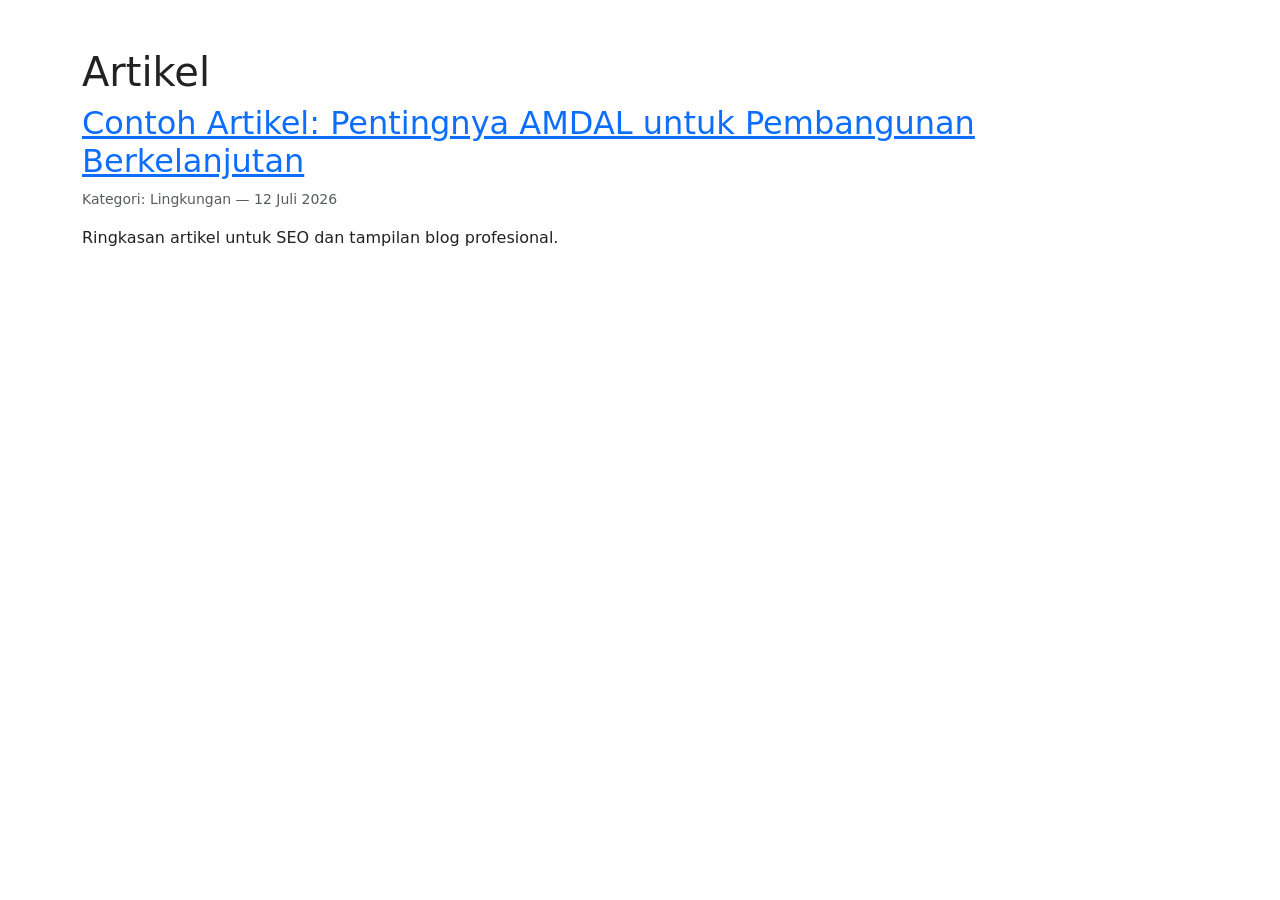
<file: artikel.html>
<!doctype html>
<html lang="id">
<head>
  <meta charset="utf-8">
  <meta name="viewport" content="width=device-width, initial-scale=1">
  <title>Artikel — JAVAS INDO</title>
  <link href="https://cdn.jsdelivr.net/npm/bootstrap@5.3.2/dist/css/bootstrap.min.css" rel="stylesheet">
  <link rel="stylesheet" href="/assets/css/style.css">
</head>
<body>
  <main class="container py-5">
    <h1>Artikel</h1>
    <article class="mb-4">
      <h2><a href="#">Contoh Artikel: Pentingnya AMDAL untuk Pembangunan Berkelanjutan</a></h2>
      <p class="small text-muted">Kategori: Lingkungan — 12 Juli 2026</p>
      <p>Ringkasan artikel untuk SEO dan tampilan blog profesional.</p>
    </article>
  </main>
</body>
</html>
</file>
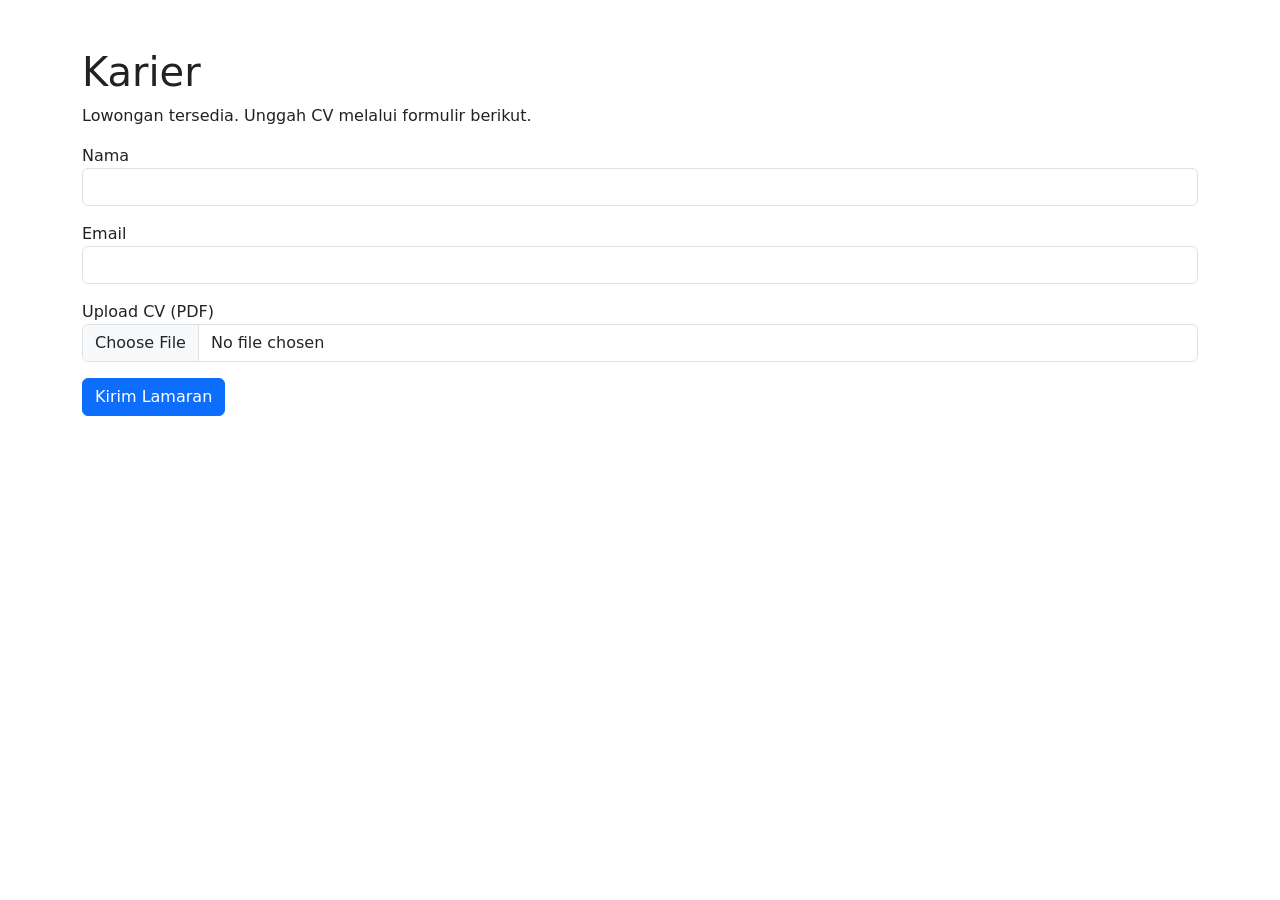
<file: karier.html>
<!doctype html>
<html lang="id">
<head>
  <meta charset="utf-8">
  <meta name="viewport" content="width=device-width, initial-scale=1">
  <title>Karier — JAVAS INDO</title>
  <link href="https://cdn.jsdelivr.net/npm/bootstrap@5.3.2/dist/css/bootstrap.min.css" rel="stylesheet">
  <link rel="stylesheet" href="/assets/css/style.css">
</head>
<body>
  <main class="container py-5">
    <h1>Karier</h1>
    <p>Lowongan tersedia. Unggah CV melalui formulir berikut.</p>
    <form class="mt-3">
      <div class="mb-3"><label>Nama</label><input class="form-control" required></div>
      <div class="mb-3"><label>Email</label><input type="email" class="form-control" required></div>
      <div class="mb-3"><label>Upload CV (PDF)</label><input type="file" class="form-control" accept=".pdf" required></div>
      <button class="btn btn-primary" type="submit">Kirim Lamaran</button>
    </form>
  </main>
</body>
</html>
</file>
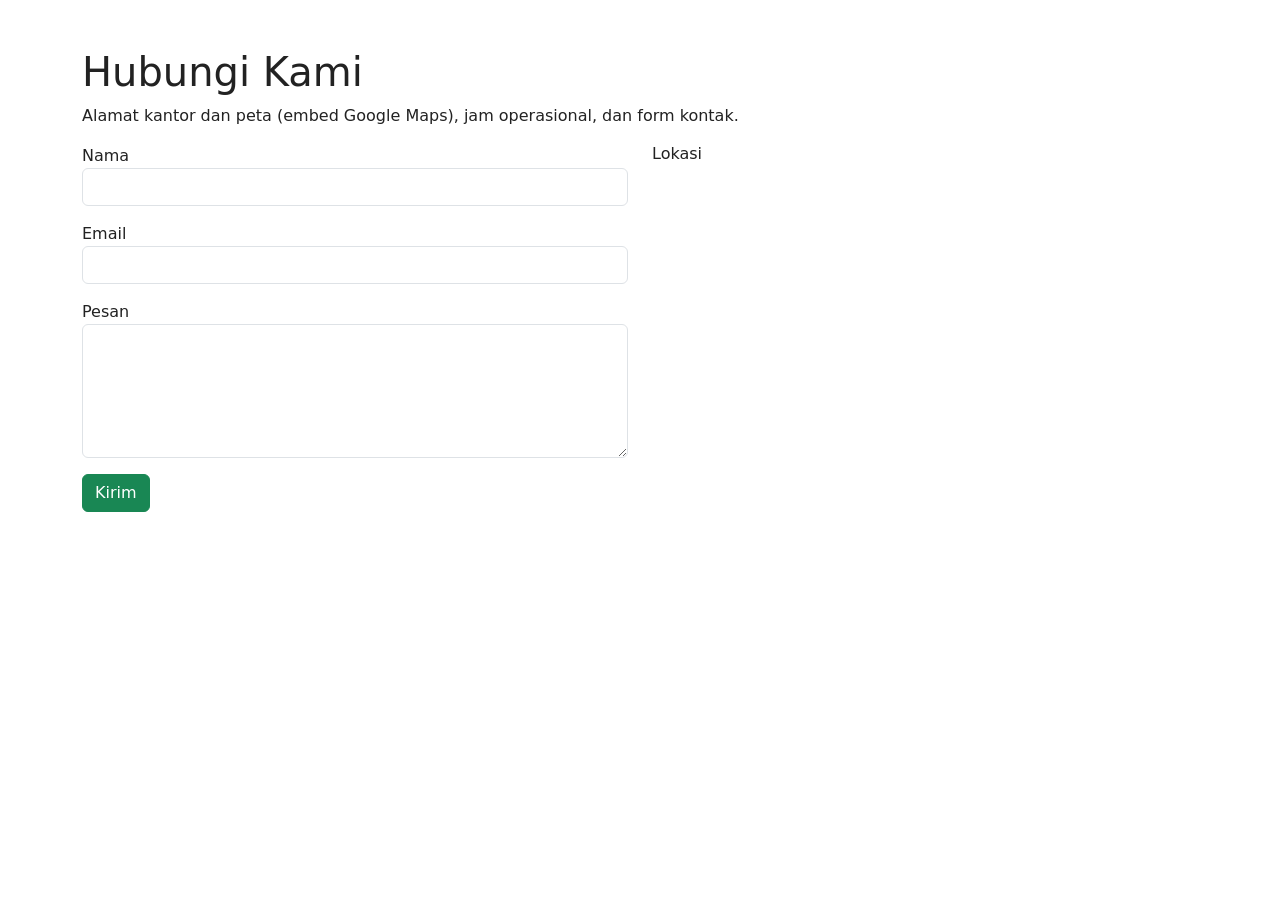
<file: kontak.html>
<!doctype html>
<html lang="id">
<head>
  <meta charset="utf-8">
  <meta name="viewport" content="width=device-width, initial-scale=1">
  <title>Kontak — JAVAS INDO</title>
  <link href="https://cdn.jsdelivr.net/npm/bootstrap@5.3.2/dist/css/bootstrap.min.css" rel="stylesheet">
  <link rel="stylesheet" href="/assets/css/style.css">
</head>
<body>
  <main class="container py-5">
    <h1>Hubungi Kami</h1>
    <p>Alamat kantor dan peta (embed Google Maps), jam operasional, dan form kontak.</p>
    <div class="row">
      <div class="col-md-6">
        <form id="contactForm">
          <div class="mb-3"><label>Nama</label><input class="form-control" required></div>
          <div class="mb-3"><label>Email</label><input type="email" class="form-control" required></div>
          <div class="mb-3"><label>Pesan</label><textarea class="form-control" rows="5" required></textarea></div>
          <button class="btn btn-success" type="submit">Kirim</button>
        </form>
      </div>
      <div class="col-md-6">
        <h6>Lokasi</h6>
        <div class="ratio ratio-16x9">
          <iframe src="https://www.google.com/maps/embed?pb=!1m18" style="border:0;" allowfullscreen loading="lazy"></iframe>
        </div>
      </div>
    </div>
  </main>
  <script>
    document.getElementById('contactForm').addEventListener('submit', function(e){
      e.preventDefault();
      alert('Terima kasih — formulir akan terintegrasi dengan backend nanti.');
      this.reset();
    });
  </script>
</body>
</html>
</file>
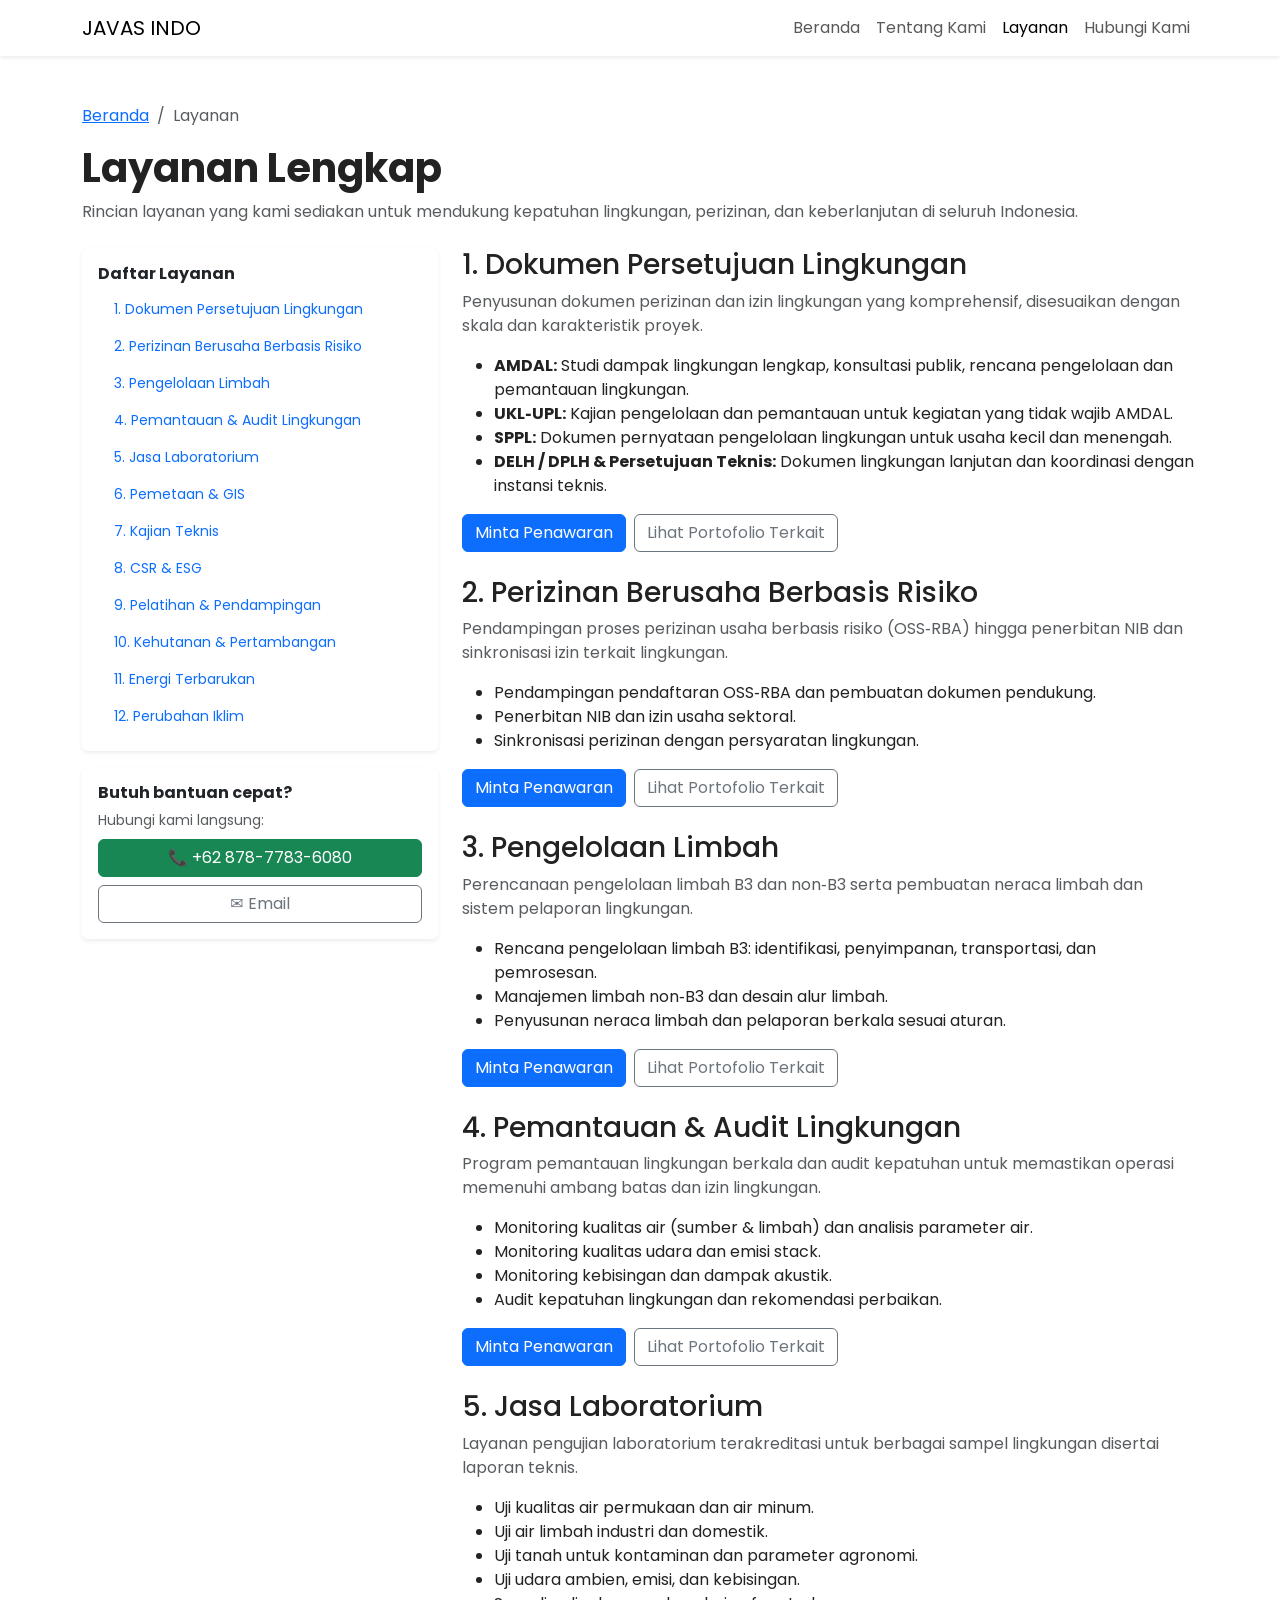
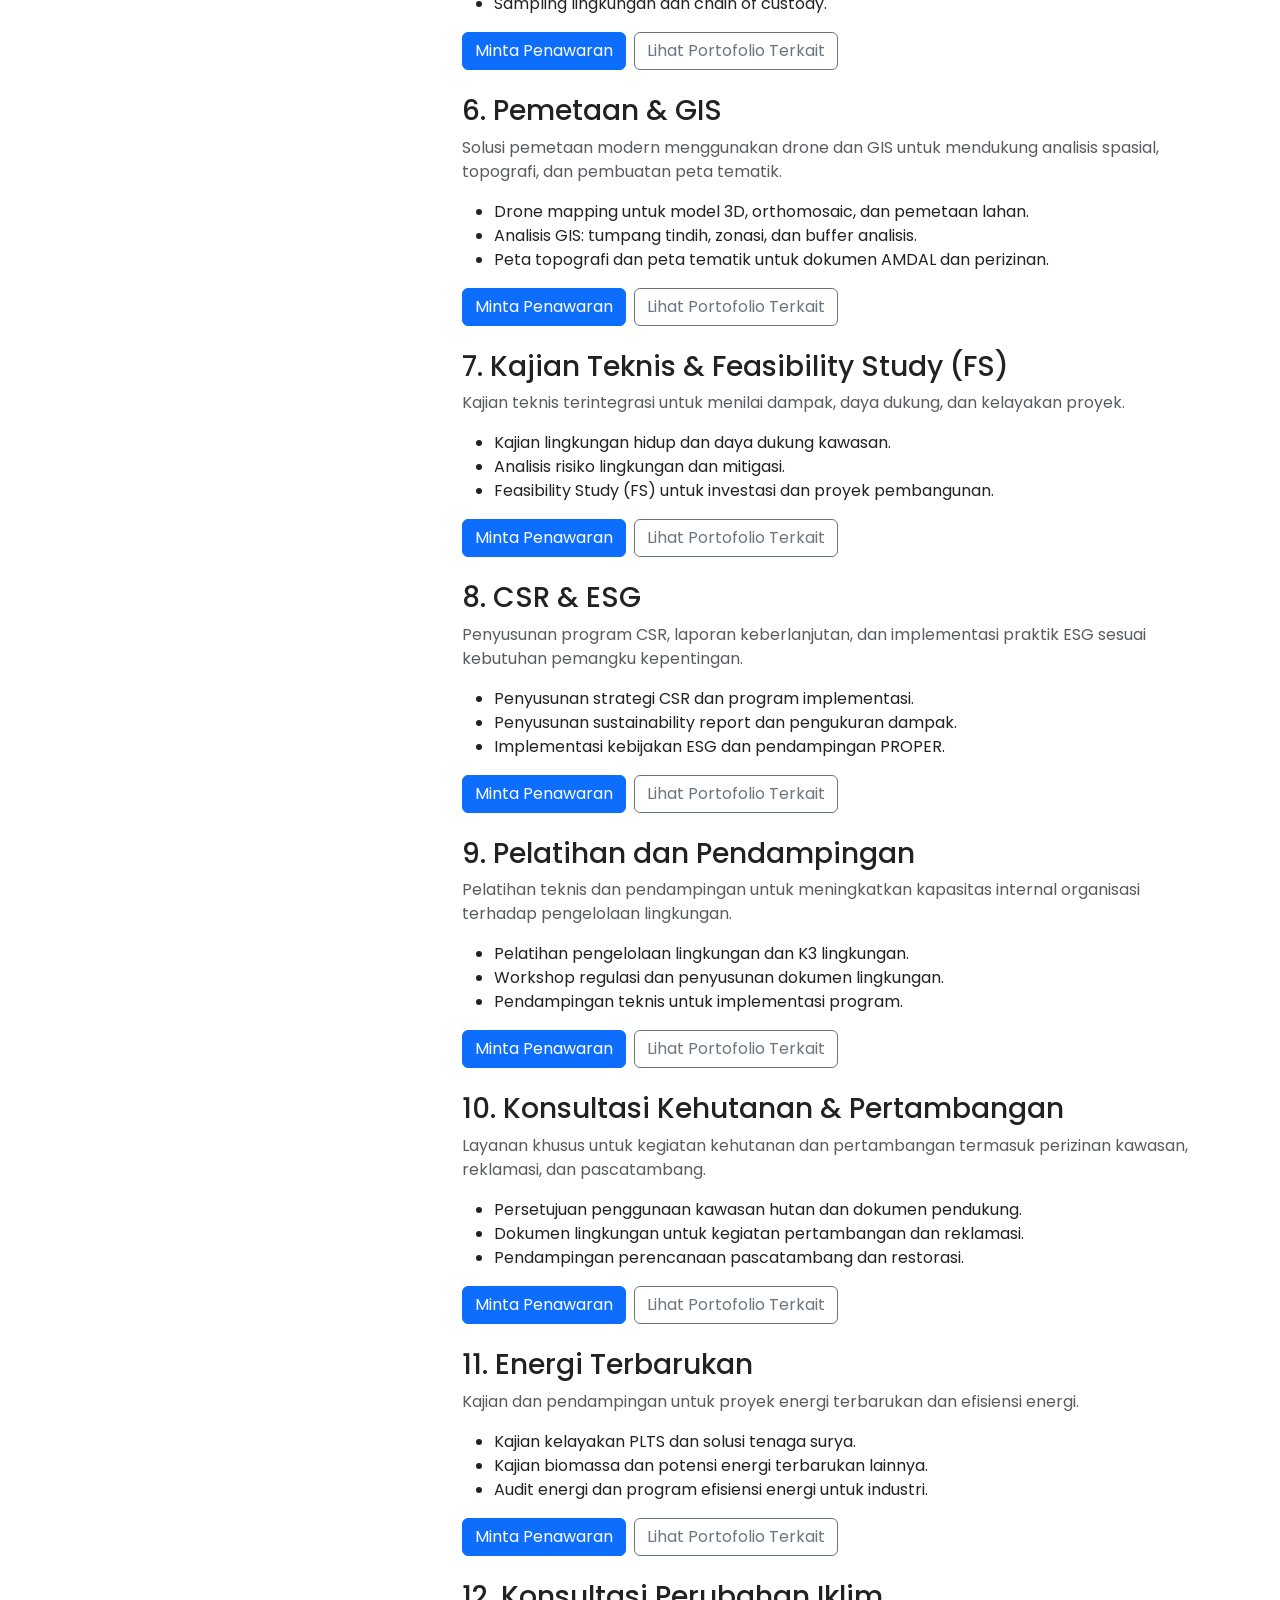
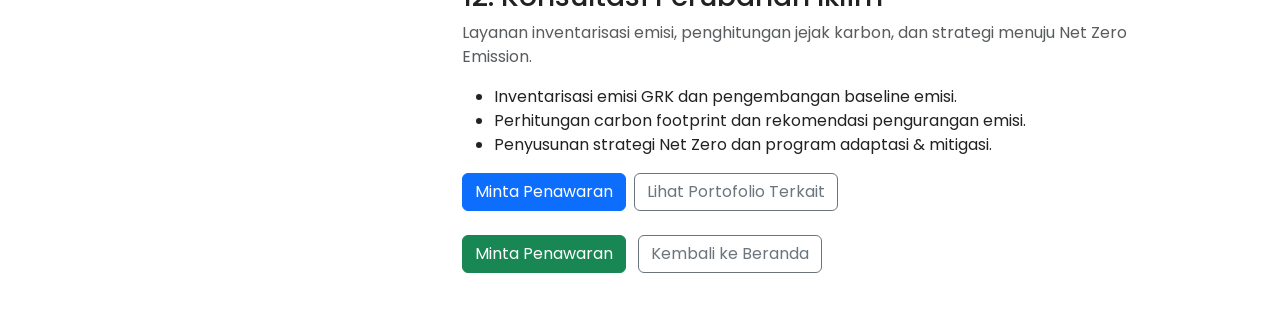
<file: layanan.html>
<!doctype html>
<html lang="id">
<head>
  <meta charset="utf-8">
  <meta name="viewport" content="width=device-width, initial-scale=1">
  <title>Layanan Lengkap — CV. JAVAS INDONESIA KONSULTAN</title>
  <meta name="description" content="Rincian layanan CV. JAVAS INDONESIA KONSULTAN: dokumen lingkungan, perizinan OSS-RBA, pengelolaan limbah, pemantauan, laboratorium, GIS, kajian teknis, CSR & ESG, pelatihan, kehutanan & pertambangan, energi terbarukan, perubahan iklim.">
  <link href="https://cdn.jsdelivr.net/npm/bootstrap@5.3.2/dist/css/bootstrap.min.css" rel="stylesheet">
  <link href="https://fonts.googleapis.com/css2?family=Poppins:wght@300;400;600;700&display=swap" rel="stylesheet">
  <link href="https://cdnjs.cloudflare.com/ajax/libs/font-awesome/6.5.0/css/all.min.css" rel="stylesheet">
  <link rel="stylesheet" href="/assets/css/style.css">

  <!-- Schema.org: Organization + Service list (enriched) -->
  <script type="application/ld+json">
  {
    "@context": "https://schema.org",
    "@graph": [
      {
        "@type": "Organization",
        "name": "CV. JAVAS INDONESIA KONSULTAN",
        "url": "https://javasindo-ai.github.io/",
        "logo": "https://javasindo-ai.github.io/assets/images/logo.png",
        "contactPoint": [{"@type":"ContactPoint","telephone":"+62 878-7783-6080","contactType":"customer service","areaServed":"ID"}],
        "sameAs": []
      },
      {
        "@type": "BreadcrumbList",
        "itemListElement": [
          {"@type":"ListItem","position":1,"name":"Beranda","item":"https://javasindo-ai.github.io/"},
          {"@type":"ListItem","position":2,"name":"Layanan","item":"https://javasindo-ai.github.io/layanan.html"}
        ]
      },
      {
        "@type": "Service",
        "name": "Dokumen Persetujuan Lingkungan",
        "serviceType": "AMDAL, UKL-UPL, SPPL, DELH, DPLH",
        "description": "Penyusunan dokumen AMDAL, UKL-UPL, SPPL, dokumen DELH/DPLH, dan persetujuan teknis lingkungan sesuai peraturan nasional.",
        "serviceArea": {"@type":"Place","name":"Indonesia"},
        "audience": {"@type":"Audience","audienceType":"Pemerintah, Industri, Perusahaan"},
        "provider": {"@type":"Organization","name":"CV. JAVAS INDONESIA KONSULTAN"},
        "potentialAction": {"@type":"AssessAction","target":"/kontak.html"}
      },
      {
        "@type": "Service",
        "name": "Perizinan Berusaha Berbasis Risiko",
        "serviceType": "OSS-RBA, NIB, Sinkronisasi Perizinan",
        "description": "Pendampingan OSS-RBA, penerbitan NIB, sinkronisasi izin usaha dan perizinan sektor lingkungan.",
        "serviceArea": {"@type":"Place","name":"Indonesia"},
        "audience": {"@type":"Audience","audienceType":"Pelaku usaha, Konsultan"},
        "provider": {"@type":"Organization","name":"CV. JAVAS INDONESIA KONSULTAN"}
      },
      {
        "@type": "Service",
        "name": "Pengelolaan Limbah",
        "serviceType": "Limbah B3, Limbah Non-B3, Neraca Limbah",
        "description": "Perencanaan dan pendampingan pengelolaan limbah B3 dan non-B3, pembuatan neraca limbah, serta pelaporan lingkungan.",
        "serviceArea": {"@type":"Place","name":"Indonesia"}
      },
      {
        "@type": "Service",
        "name": "Pemantauan dan Audit Lingkungan",
        "serviceType": "Monitoring air, udara, emisi, kebisingan, audit kepatuhan",
        "description": "Layanan monitoring kualitas lingkungan (air, udara, emisi, kebisingan) dan audit kepatuhan lingkungan.",
        "serviceArea": {"@type":"Place","name":"Indonesia"}
      },
      {
        "@type": "Service",
        "name": "Jasa Laboratorium",
        "serviceType": "Uji air, uji tanah, uji udara, uji emisi",
        "description": "Pelayanan pengujian laboratorium untuk air, air limbah, tanah, udara ambien, emisi, dan kebisingan, lengkap dengan sampling dan laporan analitis.",
        "serviceArea": {"@type":"Place","name":"Indonesia"}
      },
      {
        "@type": "Service",
        "name": "Pemetaan dan GIS",
        "serviceType": "Drone mapping, GIS, topografi, peta tematik",
        "description": "Pemetaan menggunakan drone, analisis GIS dan spasial, topografi, dan pembuatan peta tematik untuk kebutuhan studi dan izin.",
        "serviceArea": {"@type":"Place","name":"Indonesia"}
      },
      {
        "@type": "Service",
        "name": "Kajian Teknis & Feasibility Study",
        "serviceType": "Kajian lingkungan, daya dukung, risiko, FS",
        "description": "Kajian lingkungan hidup, daya dukung, kajian risiko, kajian teknis pembangunan, serta studi kelayakan (Feasibility Study).",
        "serviceArea": {"@type":"Place","name":"Indonesia"}
      },
      {
        "@type": "Service",
        "name": "CSR & ESG",
        "serviceType": "Program CSR, laporan keberlanjutan, pendampingan PROPER",
        "description": "Penyusunan program CSR, laporan keberlanjutan (sustainability report), implementasi ESG, dan pendampingan PROPER.",
        "serviceArea": {"@type":"Place","name":"Indonesia"}
      },
      {
        "@type": "Service",
        "name": "Pelatihan dan Pendampingan",
        "serviceType": "Pelatihan pengelolaan lingkungan, K3, workshop regulasi",
        "description": "Pelatihan untuk pengelolaan lingkungan, penyusunan dokumen, K3 lingkungan, dan workshop regulasi bagi instansi dan korporasi.",
        "serviceArea": {"@type":"Place","name":"Indonesia"}
      },
      {
        "@type": "Service",
        "name": "Konsultasi Kehutanan & Pertambangan",
        "serviceType": "Persetujuan kawasan hutan, reklamasi, pascatambang",
        "description": "Pendampingan persetujuan penggunaan kawasan hutan, dokumen lingkungan untuk pertambangan, reklamasi dan pascatambang.",
        "serviceArea": {"@type":"Place","name":"Indonesia"}
      },
      {
        "@type": "Service",
        "name": "Energi Terbarukan",
        "serviceType": "Kajian PLTS, biomassa, audit energi",
        "description": "Kajian dan pendampingan pengembangan PLTS, kajian biomassa, efisiensi energi, serta audit energi untuk proyek hijau.",
        "serviceArea": {"@type":"Place","name":"Indonesia"}
      },
      {
        "@type": "Service",
        "name": "Konsultasi Perubahan Iklim",
        "serviceType": "Inventarisasi emisi, carbon footprint, net-zero",
        "description": "Inventarisasi emisi GRK, perhitungan jejak karbon (carbon footprint), strategi Net Zero Emission, dan program adaptasi & mitigasi.",
        "serviceArea": {"@type":"Place","name":"Indonesia"}
      }
    ]
  }
  </script>
</head>
<body>
  <nav class="navbar navbar-expand-lg navbar-light bg-white sticky-top shadow-sm">
    <div class="container">
      <a class="navbar-brand" href="/">JAVAS INDO</a>
      <button class="navbar-toggler" type="button" data-bs-toggle="collapse" data-bs-target="#navMenu">
        <span class="navbar-toggler-icon"></span>
      </button>
      <div class="collapse navbar-collapse" id="navMenu">
        <ul class="navbar-nav ms-auto">
          <li class="nav-item"><a class="nav-link" href="/">Beranda</a></li>
          <li class="nav-item"><a class="nav-link" href="/tentang.html">Tentang Kami</a></li>
          <li class="nav-item"><a class="nav-link active" href="/layanan.html">Layanan</a></li>
          <li class="nav-item"><a class="nav-link" href="/kontak.html">Hubungi Kami</a></li>
        </ul>
      </div>
    </div>
  </nav>

  <main class="container py-5">
    <nav aria-label="Breadcrumb" class="mb-3" data-aos="fade-up">
      <ol class="breadcrumb">
        <li class="breadcrumb-item"><a href="/">Beranda</a></li>
        <li class="breadcrumb-item active" aria-current="page">Layanan</li>
      </ol>
    </nav>

    <header class="mb-4" data-aos="fade-up">
      <h1 class="fw-bold">Layanan Lengkap</h1>
      <p class="text-muted">Rincian layanan yang kami sediakan untuk mendukung kepatuhan lingkungan, perizinan, dan keberlanjutan di seluruh Indonesia.</p>
    </header>

    <!-- Services list with anchor links -->
    <div class="row">
      <aside class="col-lg-4 mb-4" data-aos="fade-right">
        <div class="sticky-top" style="top:100px">
          <div class="card shadow-sm">
            <div class="card-body">
              <h6 class="fw-bold">Daftar Layanan</h6>
              <ul class="nav flex-column small">
                <li class="nav-item"><a class="nav-link" href="#s1">1. Dokumen Persetujuan Lingkungan</a></li>
                <li class="nav-item"><a class="nav-link" href="#s2">2. Perizinan Berusaha Berbasis Risiko</a></li>
                <li class="nav-item"><a class="nav-link" href="#s3">3. Pengelolaan Limbah</a></li>
                <li class="nav-item"><a class="nav-link" href="#s4">4. Pemantauan & Audit Lingkungan</a></li>
                <li class="nav-item"><a class="nav-link" href="#s5">5. Jasa Laboratorium</a></li>
                <li class="nav-item"><a class="nav-link" href="#s6">6. Pemetaan & GIS</a></li>
                <li class="nav-item"><a class="nav-link" href="#s7">7. Kajian Teknis</a></li>
                <li class="nav-item"><a class="nav-link" href="#s8">8. CSR & ESG</a></li>
                <li class="nav-item"><a class="nav-link" href="#s9">9. Pelatihan & Pendampingan</a></li>
                <li class="nav-item"><a class="nav-link" href="#s10">10. Kehutanan & Pertambangan</a></li>
                <li class="nav-item"><a class="nav-link" href="#s11">11. Energi Terbarukan</a></li>
                <li class="nav-item"><a class="nav-link" href="#s12">12. Perubahan Iklim</a></li>
              </ul>
            </div>
          </div>

          <div class="card mt-3 shadow-sm">
            <div class="card-body">
              <h6 class="fw-bold">Butuh bantuan cepat?</h6>
              <p class="small text-muted mb-2">Hubungi kami langsung:</p>
              <a href="tel:+6287877836080" class="btn btn-success w-100 mb-2">📞 +62 878-7783-6080</a>
              <a href="mailto:info@javasindonesia.co.id" class="btn btn-outline-secondary w-100">✉ Email</a>
            </div>
          </div>
        </div>
      </aside>

      <section class="col-lg-8" data-aos="fade-left">
        <!-- 1 -->
        <article id="s1" class="mb-4">
          <h3>1. Dokumen Persetujuan Lingkungan</h3>
          <p class="text-muted">Penyusunan dokumen perizinan dan izin lingkungan yang komprehensif, disesuaikan dengan skala dan karakteristik proyek.</p>
          <ul>
            <li><strong>AMDAL:</strong> Studi dampak lingkungan lengkap, konsultasi publik, rencana pengelolaan dan pemantauan lingkungan.</li>
            <li><strong>UKL‑UPL:</strong> Kajian pengelolaan dan pemantauan untuk kegiatan yang tidak wajib AMDAL.</li>
            <li><strong>SPPL:</strong> Dokumen pernyataan pengelolaan lingkungan untuk usaha kecil dan menengah.</li>
            <li><strong>DELH / DPLH & Persetujuan Teknis:</strong> Dokumen lingkungan lanjutan dan koordinasi dengan instansi teknis.</li>
          </ul>
          <div class="d-flex gap-2 mt-3">
            <button class="btn btn-primary request-btn" data-service="Dokumen Persetujuan Lingkungan">Minta Penawaran</button>
            <a href="/portofolio.html#AMDAL" class="btn btn-outline-secondary">Lihat Portofolio Terkait</a>
          </div>
        </article>

        <!-- 2 -->
        <article id="s2" class="mb-4">
          <h3>2. Perizinan Berusaha Berbasis Risiko</h3>
          <p class="text-muted">Pendampingan proses perizinan usaha berbasis risiko (OSS‑RBA) hingga penerbitan NIB dan sinkronisasi izin terkait lingkungan.</p>
          <ul>
            <li>Pendampingan pendaftaran OSS‑RBA dan pembuatan dokumen pendukung.</li>
            <li>Penerbitan NIB dan izin usaha sektoral.</li>
            <li>Sinkronisasi perizinan dengan persyaratan lingkungan.</li>
          </ul>
          <div class="d-flex gap-2 mt-3">
            <button class="btn btn-primary request-btn" data-service="Perizinan Berusaha Berbasis Risiko">Minta Penawaran</button>
            <a href="/portofolio.html#Perizinan" class="btn btn-outline-secondary">Lihat Portofolio Terkait</a>
          </div>
        </article>

        <!-- 3 -->
        <article id="s3" class="mb-4">
          <h3>3. Pengelolaan Limbah</h3>
          <p class="text-muted">Perencanaan pengelolaan limbah B3 dan non‑B3 serta pembuatan neraca limbah dan sistem pelaporan lingkungan.</p>
          <ul>
            <li>Rencana pengelolaan limbah B3: identifikasi, penyimpanan, transportasi, dan pemrosesan.</li>
            <li>Manajemen limbah non‑B3 dan desain alur limbah.</li>
            <li>Penyusunan neraca limbah dan pelaporan berkala sesuai aturan.</li>
          </ul>
          <div class="d-flex gap-2 mt-3">
            <button class="btn btn-primary request-btn" data-service="Pengelolaan Limbah">Minta Penawaran</button>
            <a href="/portofolio.html#Limbah" class="btn btn-outline-secondary">Lihat Portofolio Terkait</a>
          </div>
        </article>

        <!-- 4 -->
        <article id="s4" class="mb-4">
          <h3>4. Pemantauan & Audit Lingkungan</h3>
          <p class="text-muted">Program pemantauan lingkungan berkala dan audit kepatuhan untuk memastikan operasi memenuhi ambang batas dan izin lingkungan.</p>
          <ul>
            <li>Monitoring kualitas air (sumber & limbah) dan analisis parameter air.</li>
            <li>Monitoring kualitas udara dan emisi stack.</li>
            <li>Monitoring kebisingan dan dampak akustik.</li>
            <li>Audit kepatuhan lingkungan dan rekomendasi perbaikan.</li>
          </ul>
          <div class="d-flex gap-2 mt-3">
            <button class="btn btn-primary request-btn" data-service="Pemantauan & Audit Lingkungan">Minta Penawaran</button>
            <a href="/portofolio.html#Audit" class="btn btn-outline-secondary">Lihat Portofolio Terkait</a>
          </div>
        </article>

        <!-- 5 -->
        <article id="s5" class="mb-4">
          <h3>5. Jasa Laboratorium</h3>
          <p class="text-muted">Layanan pengujian laboratorium terakreditasi untuk berbagai sampel lingkungan disertai laporan teknis.</p>
          <ul>
            <li>Uji kualitas air permukaan dan air minum.</li>
            <li>Uji air limbah industri dan domestik.</li>
            <li>Uji tanah untuk kontaminan dan parameter agronomi.</li>
            <li>Uji udara ambien, emisi, dan kebisingan.</li>
            <li>Sampling lingkungan dan chain of custody.</li>
          </ul>
          <div class="d-flex gap-2 mt-3">
            <button class="btn btn-primary request-btn" data-service="Jasa Laboratorium">Minta Penawaran</button>
            <a href="/portofolio.html#Laboratorium" class="btn btn-outline-secondary">Lihat Portofolio Terkait</a>
          </div>
        </article>

        <!-- 6 -->
        <article id="s6" class="mb-4">
          <h3>6. Pemetaan & GIS</h3>
          <p class="text-muted">Solusi pemetaan modern menggunakan drone dan GIS untuk mendukung analisis spasial, topografi, dan pembuatan peta tematik.</p>
          <ul>
            <li>Drone mapping untuk model 3D, orthomosaic, dan pemetaan lahan.</li>
            <li>Analisis GIS: tumpang tindih, zonasi, dan buffer analisis.</li>
            <li>Peta topografi dan peta tematik untuk dokumen AMDAL dan perizinan.</li>
          </ul>
          <div class="d-flex gap-2 mt-3">
            <button class="btn btn-primary request-btn" data-service="Pemetaan & GIS">Minta Penawaran</button>
            <a href="/portofolio.html#GIS" class="btn btn-outline-secondary">Lihat Portofolio Terkait</a>
          </div>
        </article>

        <!-- 7 -->
        <article id="s7" class="mb-4">
          <h3>7. Kajian Teknis & Feasibility Study (FS)</h3>
          <p class="text-muted">Kajian teknis terintegrasi untuk menilai dampak, daya dukung, dan kelayakan proyek.</p>
          <ul>
            <li>Kajian lingkungan hidup dan daya dukung kawasan.</li>
            <li>Analisis risiko lingkungan dan mitigasi.</li>
            <li>Feasibility Study (FS) untuk investasi dan proyek pembangunan.</li>
          </ul>
          <div class="d-flex gap-2 mt-3">
            <button class="btn btn-primary request-btn" data-service="Kajian Teknis & FS">Minta Penawaran</button>
            <a href="/portofolio.html#Kajian" class="btn btn-outline-secondary">Lihat Portofolio Terkait</a>
          </div>
        </article>

        <!-- 8 -->
        <article id="s8" class="mb-4">
          <h3>8. CSR & ESG</h3>
          <p class="text-muted">Penyusunan program CSR, laporan keberlanjutan, dan implementasi praktik ESG sesuai kebutuhan pemangku kepentingan.</p>
          <ul>
            <li>Penyusunan strategi CSR dan program implementasi.</li>
            <li>Penyusunan sustainability report dan pengukuran dampak.</li>
            <li>Implementasi kebijakan ESG dan pendampingan PROPER.</li>
          </ul>
          <div class="d-flex gap-2 mt-3">
            <button class="btn btn-primary request-btn" data-service="CSR & ESG">Minta Penawaran</button>
            <a href="/portofolio.html#ESG" class="btn btn-outline-secondary">Lihat Portofolio Terkait</a>
          </div>
        </article>

        <!-- 9 -->
        <article id="s9" class="mb-4">
          <h3>9. Pelatihan dan Pendampingan</h3>
          <p class="text-muted">Pelatihan teknis dan pendampingan untuk meningkatkan kapasitas internal organisasi terhadap pengelolaan lingkungan.</p>
          <ul>
            <li>Pelatihan pengelolaan lingkungan dan K3 lingkungan.</li>
            <li>Workshop regulasi dan penyusunan dokumen lingkungan.</li>
            <li>Pendampingan teknis untuk implementasi program.</li>
          </ul>
          <div class="d-flex gap-2 mt-3">
            <button class="btn btn-primary request-btn" data-service="Pelatihan & Pendampingan">Minta Penawaran</button>
            <a href="/portofolio.html#Pelatihan" class="btn btn-outline-secondary">Lihat Portofolio Terkait</a>
          </div>
        </article>

        <!-- 10 -->
        <article id="s10" class="mb-4">
          <h3>10. Konsultasi Kehutanan & Pertambangan</h3>
          <p class="text-muted">Layanan khusus untuk kegiatan kehutanan dan pertambangan termasuk perizinan kawasan, reklamasi, dan pascatambang.</p>
          <ul>
            <li>Persetujuan penggunaan kawasan hutan dan dokumen pendukung.</li>
            <li>Dokumen lingkungan untuk kegiatan pertambangan dan reklamasi.</li>
            <li>Pendampingan perencanaan pascatambang dan restorasi.</li>
          </ul>
          <div class="d-flex gap-2 mt-3">
            <button class="btn btn-primary request-btn" data-service="Konsultasi Kehutanan & Pertambangan">Minta Penawaran</button>
            <a href="/portofolio.html#Kehutanan" class="btn btn-outline-secondary">Lihat Portofolio Terkait</a>
          </div>
        </article>

        <!-- 11 -->
        <article id="s11" class="mb-4">
          <h3>11. Energi Terbarukan</h3>
          <p class="text-muted">Kajian dan pendampingan untuk proyek energi terbarukan dan efisiensi energi.</p>
          <ul>
            <li>Kajian kelayakan PLTS dan solusi tenaga surya.</li>
            <li>Kajian biomassa dan potensi energi terbarukan lainnya.</li>
            <li>Audit energi dan program efisiensi energi untuk industri.</li>
          </ul>
          <div class="d-flex gap-2 mt-3">
            <button class="btn btn-primary request-btn" data-service="Energi Terbarukan">Minta Penawaran</button>
            <a href="/portofolio.html#Energi" class="btn btn-outline-secondary">Lihat Portofolio Terkait</a>
          </div>
        </article>

        <!-- 12 -->
        <article id="s12" class="mb-4">
          <h3>12. Konsultasi Perubahan Iklim</h3>
          <p class="text-muted">Layanan inventarisasi emisi, penghitungan jejak karbon, dan strategi menuju Net Zero Emission.</p>
          <ul>
            <li>Inventarisasi emisi GRK dan pengembangan baseline emisi.</li>
            <li>Perhitungan carbon footprint dan rekomendasi pengurangan emisi.</li>
            <li>Penyusunan strategi Net Zero dan program adaptasi & mitigasi.</li>
          </ul>
          <div class="d-flex gap-2 mt-3">
            <button class="btn btn-primary request-btn" data-service="Konsultasi Perubahan Iklim">Minta Penawaran</button>
            <a href="/portofolio.html#PerubahanIklim" class="btn btn-outline-secondary">Lihat Portofolio Terkait</a>
          </div>
        </article>

        <div class="mt-4">
          <a href="/kontak.html" class="btn btn-success me-2">Minta Penawaran</a>
          <a href="/" class="btn btn-outline-secondary">Kembali ke Beranda</a>
        </div>
      </section>
    </div>
  </main>

  <!-- Request modal -->
  <div class="modal fade" id="requestModal" tabindex="-1" aria-hidden="true">
    <div class="modal-dialog modal-dialog-centered">
      <div class="modal-content">
        <div class="modal-header">
          <h5 class="modal-title">Minta Penawaran</h5>
          <button type="button" class="btn-close" data-bs-dismiss="modal" aria-label="Close"></button>
        </div>
        <form id="requestForm">
          <div class="modal-body">
            <input type="hidden" name="service" id="reqService">
            <div class="mb-3">
              <label class="form-label">Nama</label>
              <input type="text" name="name" class="form-control" required>
            </div>
            <div class="mb-3">
              <label class="form-label">Perusahaan / Instansi</label>
              <input type="text" name="company" class="form-control">
            </div>
            <div class="mb-3">
              <label class="form-label">Email</label>
              <input type="email" name="email" class="form-control" required>
            </div>
            <div class="mb-3">
              <label class="form-label">Telepon / WhatsApp</label>
              <input type="tel" name="phone" class="form-control" required>
            </div>
            <div class="mb-3">
              <label class="form-label">Pesan / Keterangan Singkat</label>
              <textarea name="message" class="form-control" rows="3"></textarea>
            </div>
            <div id="reqFeedback" class="small text-success" style="display:none">Mengirim…</div>
          </div>
          <div class="modal-footer">
            <button type="submit" class="btn btn-success">Kirim Permintaan</button>
            <button type="button" class="btn btn-outline-secondary" data-bs-dismiss="modal">Tutup</button>
          </div>
        </form>
      </div>
    </div>
  </div>

  <script src="https://cdn.jsdelivr.net/npm/bootstrap@5.3.2/dist/js/bootstrap.bundle.min.js"></script>
  <script src="https://unpkg.com/aos@2.3.4/dist/aos.js"></script>
  <script>
    if(window.AOS) AOS.init({duration:700,once:true});

    // Modal and form handling: supports Formspree endpoint or Google Apps Script
    (function(){
      const modalEl = document.getElementById('requestModal');
      const reqForm = document.getElementById('requestForm');
      const reqService = document.getElementById('reqService');
      const feedback = document.getElementById('reqFeedback');
      const modal = new bootstrap.Modal(modalEl);

      // configure endpoints
      const FORMSPREE_ENDPOINT = 'https://formspree.io/f/YOUR_FORM_ID'; // replace with your Formspree form ID
      const GOOGLE_SCRIPT_URL = ''; // optional: replace with your Google Apps Script web app URL

      document.querySelectorAll('.request-btn').forEach(btn=>{
        btn.addEventListener('click', ()=>{
          const svc = btn.getAttribute('data-service') || 'Layanan';
          reqService.value = svc;
          modal.show();
        });
      });

      reqForm.addEventListener('submit', function(e){
        e.preventDefault();
        feedback.style.display = '';
        feedback.textContent = 'Mengirim…';
        const formData = new FormData(reqForm);
        const json = {};
        formData.forEach((v,k)=> json[k]=v);

        // Prefer Google Script if provided
        if(GOOGLE_SCRIPT_URL){
          fetch(GOOGLE_SCRIPT_URL, {method:'POST',mode:'no-cors',body:formData})
            .then(()=>{ feedback.textContent='Permintaan terkirim. Kami akan menghubungi Anda.'; setTimeout(()=>modal.hide(),1500); reqForm.reset(); })
            .catch(()=>{ feedback.textContent='Terjadi kesalahan. Silakan hubungi via WhatsApp.'; });
          return;
        }

        // Fallback to Formspree
        fetch(FORMSPREE_ENDPOINT, {method:'POST',headers:{'Accept':'application/json'},body: formData})
          .then(r=> r.json())
          .then(data=>{
            if(data.ok || data.success){
              feedback.textContent='Permintaan terkirim. Kami akan menghubungi Anda.';
              setTimeout(()=>modal.hide(),1500);
              reqForm.reset();
            } else {
              feedback.textContent='Terjadi kesalahan. Silakan coba lagi atau hubungi via WhatsApp.';
            }
          }).catch(()=>{
            feedback.textContent='Terjadi kesalahan. Silakan hubungi via WhatsApp.';
          });
      });
    })();
  </script>
</body>
</html>
</file>
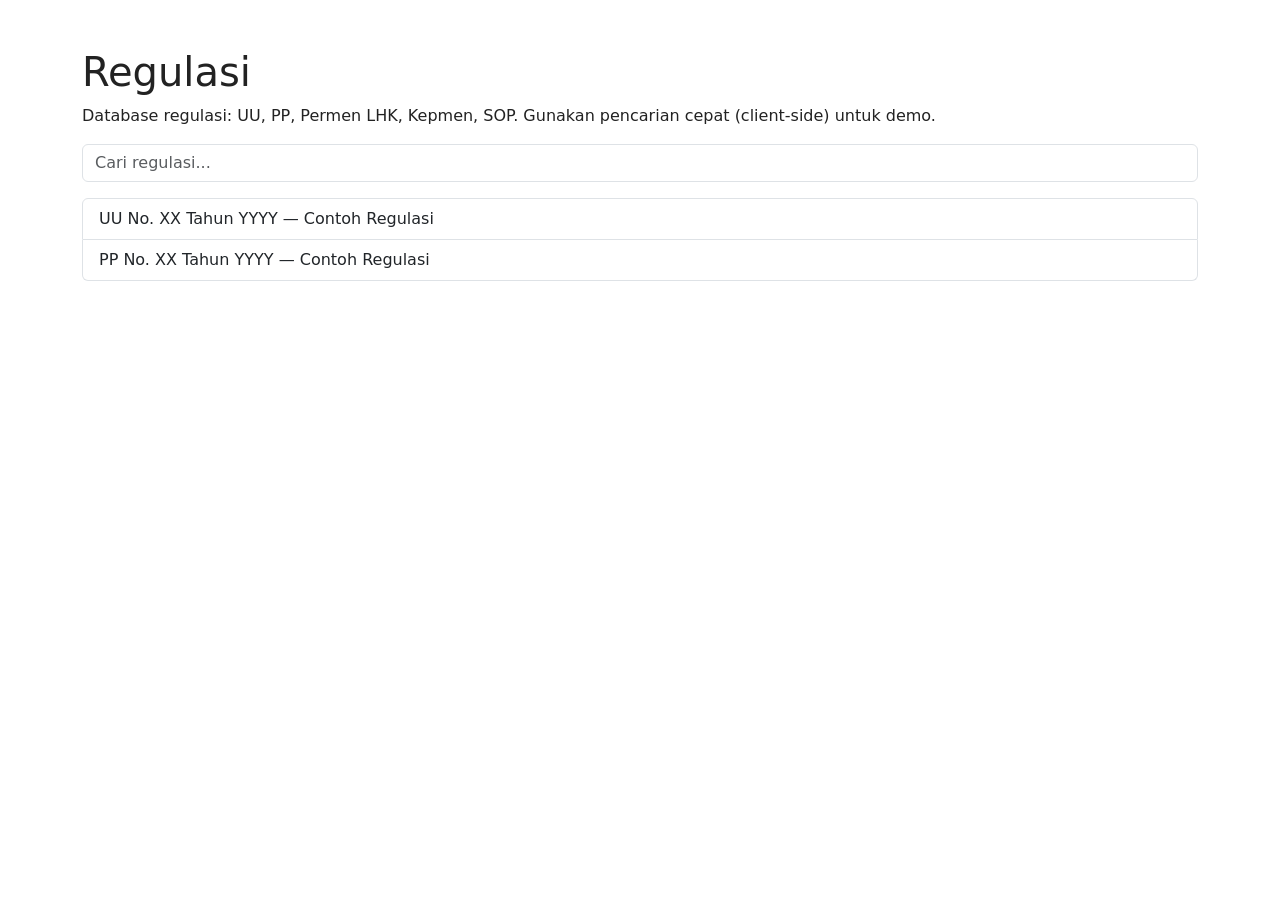
<file: regulasi.html>
<!doctype html>
<html lang="id">
<head>
  <meta charset="utf-8">
  <meta name="viewport" content="width=device-width, initial-scale=1">
  <title>Regulasi — JAVAS INDO</title>
  <link href="https://cdn.jsdelivr.net/npm/bootstrap@5.3.2/dist/css/bootstrap.min.css" rel="stylesheet">
  <link rel="stylesheet" href="/assets/css/style.css">
</head>
<body>
  <main class="container py-5">
    <h1>Regulasi</h1>
    <p>Database regulasi: UU, PP, Permen LHK, Kepmen, SOP. Gunakan pencarian cepat (client-side) untuk demo.</p>
    <input id="regSearch" class="form-control mb-3" placeholder="Cari regulasi...">
    <ul id="regList" class="list-group">
      <li class="list-group-item">UU No. XX Tahun YYYY — Contoh Regulasi</li>
      <li class="list-group-item">PP No. XX Tahun YYYY — Contoh Regulasi</li>
    </ul>
  </main>
  <script>
    document.getElementById('regSearch').addEventListener('input', function(e){
      const q = e.target.value.toLowerCase();
      [...document.querySelectorAll('#regList li')].forEach(li=>{
        li.style.display = li.textContent.toLowerCase().includes(q) ? '' : 'none';
      });
    });
  </script>
</body>
</html>
</file>
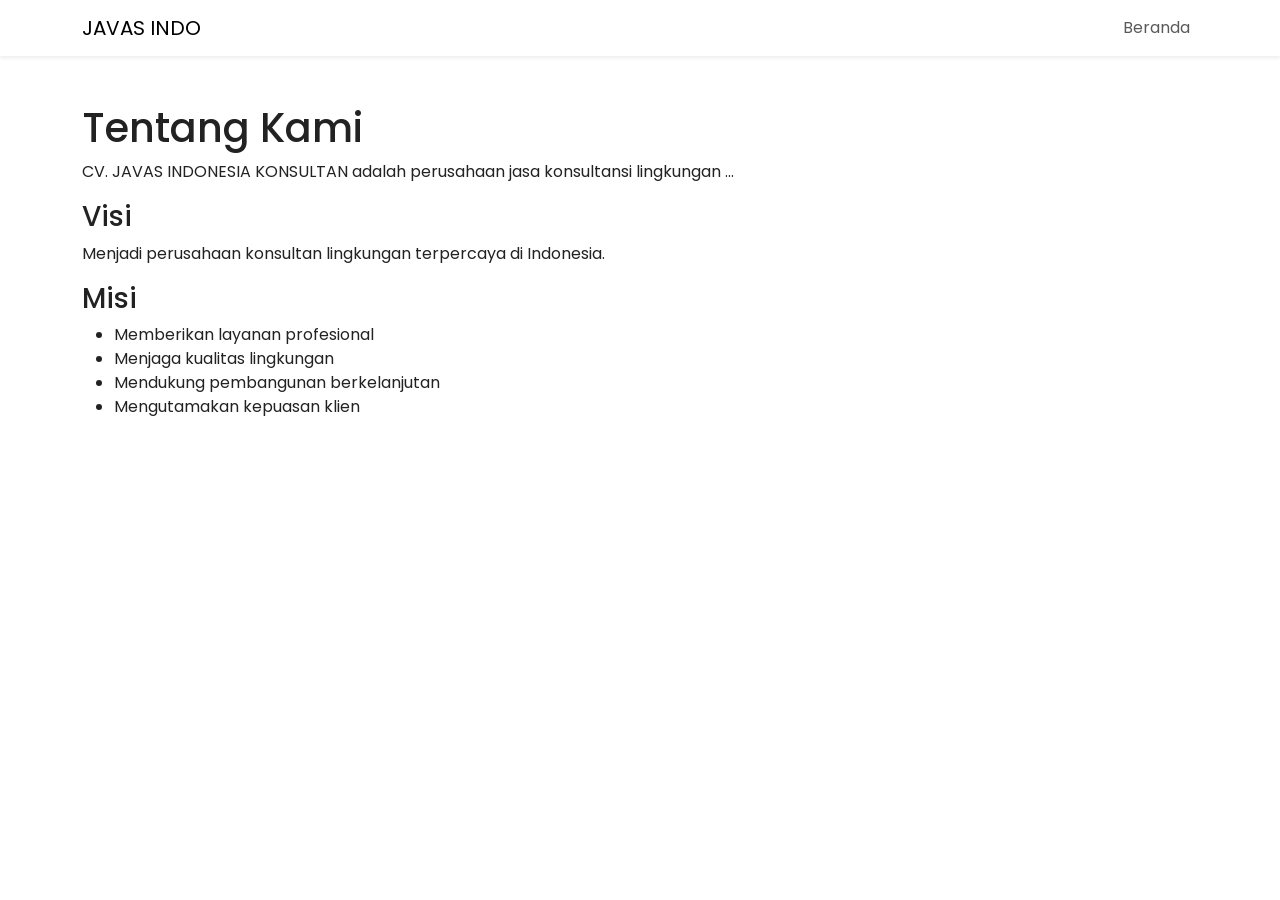
<file: tentang.html>
<!doctype html>
<html lang="id">
<head>
  <meta charset="utf-8">
  <meta name="viewport" content="width=device-width, initial-scale=1">
  <title>Tentang Kami — JAVAS INDO</title>
  <link href="https://cdn.jsdelivr.net/npm/bootstrap@5.3.2/dist/css/bootstrap.min.css" rel="stylesheet">
  <link href="https://fonts.googleapis.com/css2?family=Poppins:wght@300;400;600;700&display=swap" rel="stylesheet">
  <link href="https://cdnjs.cloudflare.com/ajax/libs/font-awesome/6.5.0/css/all.min.css" rel="stylesheet">
  <link rel="stylesheet" href="/assets/css/style.css">
</head>
<body>
  <!-- Simple header/nav reuse -->
  <nav class="navbar navbar-expand-lg navbar-light bg-white sticky-top shadow-sm">
    <div class="container">
      <a class="navbar-brand" href="/">JAVAS INDO</a>
      <button class="navbar-toggler" type="button" data-bs-toggle="collapse" data-bs-target="#navMenu">
        <span class="navbar-toggler-icon"></span>
      </button>
      <div class="collapse navbar-collapse" id="navMenu">
        <ul class="navbar-nav ms-auto">
          <li class="nav-item"><a class="nav-link" href="/">Beranda</a></li>
        </ul>
      </div>
    </div>
  </nav>

  <main class="container py-5">
    <h1>Tentang Kami</h1>
    <p>CV. JAVAS INDONESIA KONSULTAN adalah perusahaan jasa konsultansi lingkungan ...</p>
    <h3>Visi</h3>
    <p>Menjadi perusahaan konsultan lingkungan terpercaya di Indonesia.</p>
    <h3>Misi</h3>
    <ul>
      <li>Memberikan layanan profesional</li>
      <li>Menjaga kualitas lingkungan</li>
      <li>Mendukung pembangunan berkelanjutan</li>
      <li>Mengutamakan kepuasan klien</li>
    </ul>
  </main>

  <script src="https://cdn.jsdelivr.net/npm/bootstrap@5.3.2/dist/js/bootstrap.bundle.min.js"></script>
</body>
</html>
</file>
<file: assets/css/style.css>
/* Custom styles for JAVAS INDO */
:root{
  --green:#2E7D32;
  --blue:#1565C0;
  --light:#f7f7f7;
  --muted:#6c757d;
  --font:'Poppins',system-ui,-apple-system,Segoe UI,Roboto,"Helvetica Neue",Arial;
}
*{box-sizing:border-box}
body{font-family:var(--font);color:#222;background:#fff}
.loading-screen{position:fixed;inset:0;display:flex;align-items:center;justify-content:center;background:#fff;z-index:9999}
.hero-section{position:relative;overflow:hidden;color:#fff}
.hero-video{position:absolute;inset:0;width:100%;height:100%;object-fit:cover;z-index:0;opacity:.35}
.hero-overlay{position:absolute;inset:0;background:linear-gradient(180deg,rgba(0,0,0,0.3),rgba(0,0,0,0.5));z-index:1}
.hero-section .container{position:relative;z-index:2;padding-top:4rem;padding-bottom:4rem}
.icon-box{width:56px;height:56px;display:inline-flex;align-items:center;justify-content:center;border-radius:10px}
.whatsapp-float{position:fixed;right:18px;bottom:90px;background:var(--green);color:#fff;width:56px;height:56px;border-radius:50%;display:flex;align-items:center;justify-content:center;z-index:1000;box-shadow:0 6px 18px rgba(0,0,0,.12)}
.back-to-top{position:fixed;right:18px;bottom:20px;background:#1565C0;color:#fff;width:44px;height:44px;border-radius:50%;display:flex;align-items:center;justify-content:center;z-index:1000;display:none}
.dark-mode{background:#0b1220;color:#e6eef8}
.dark-mode .navbar{background:#071026 !important}
.card{border:0}
img{max-width:100%;height:auto}
/* Responsive tweaks */
@media (max-width:767px){.hero-section .container{padding-top:2rem;padding-bottom:2rem}}
</file>
